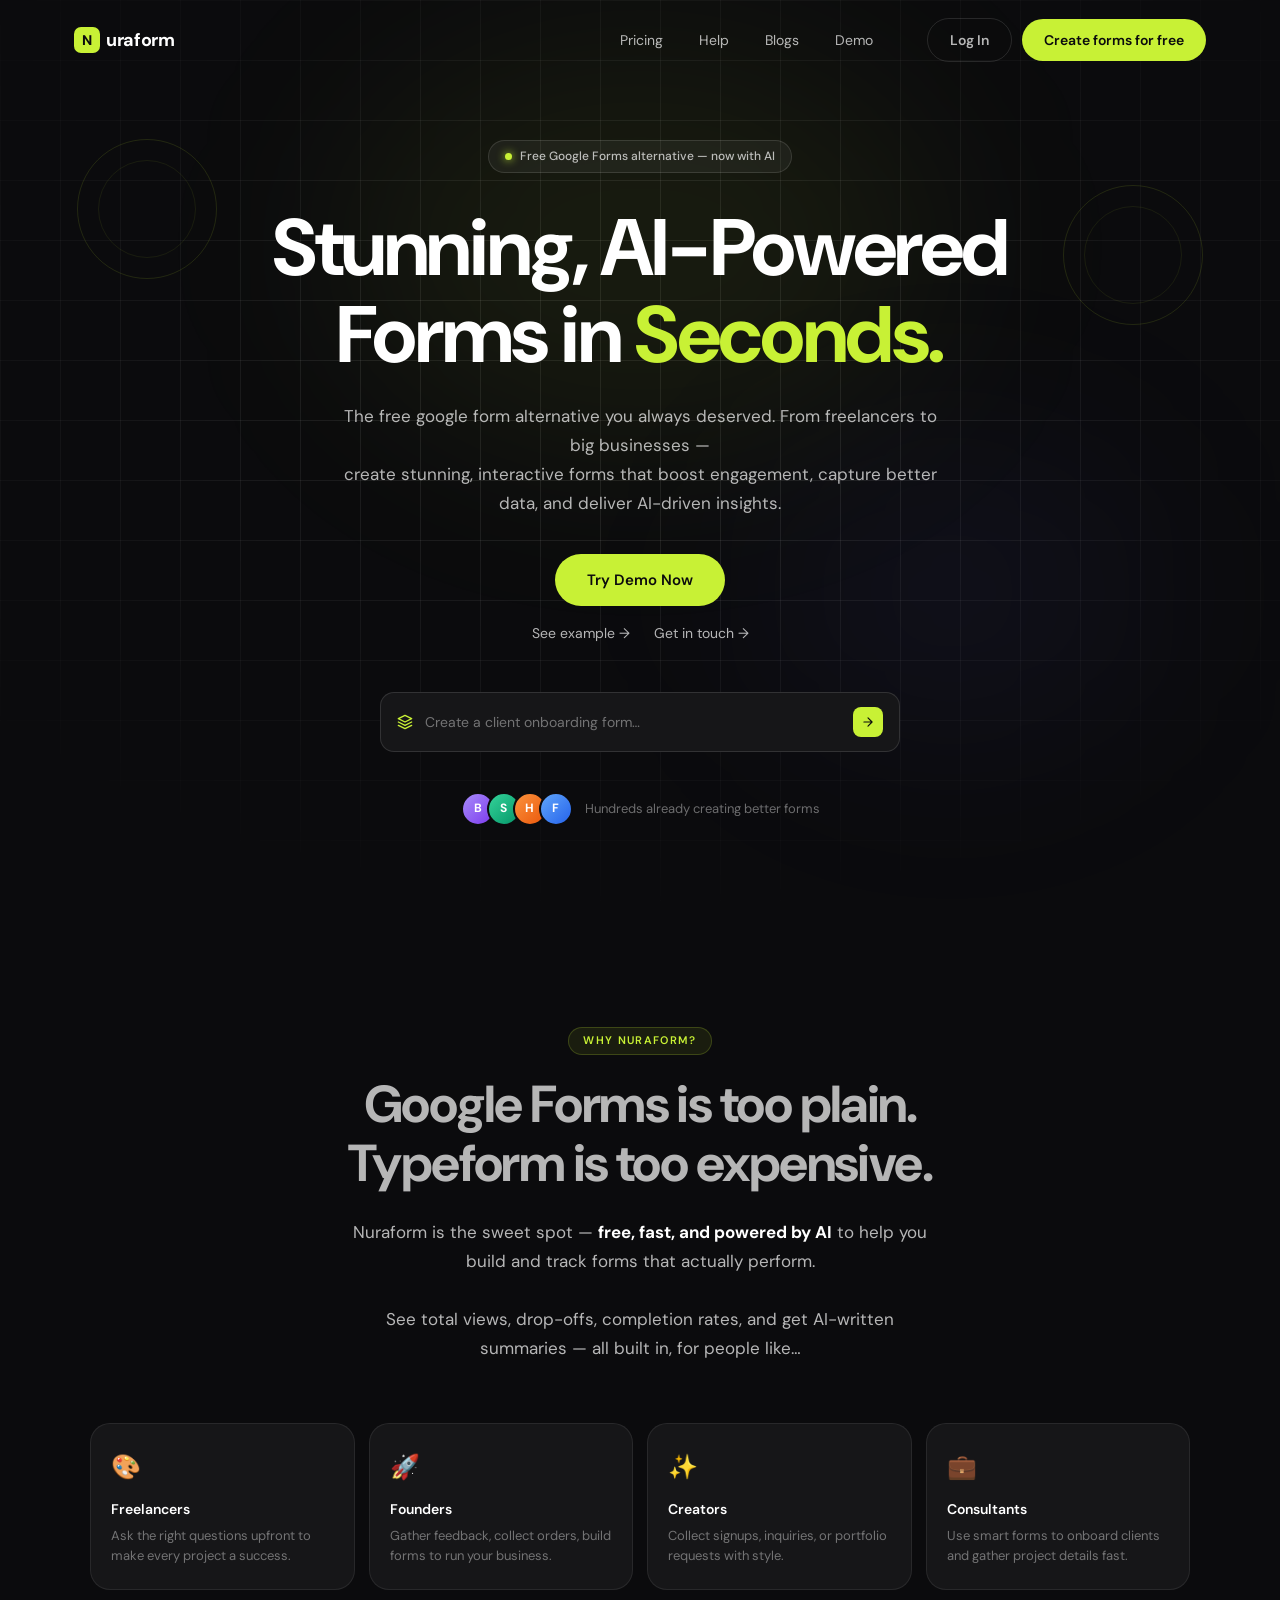
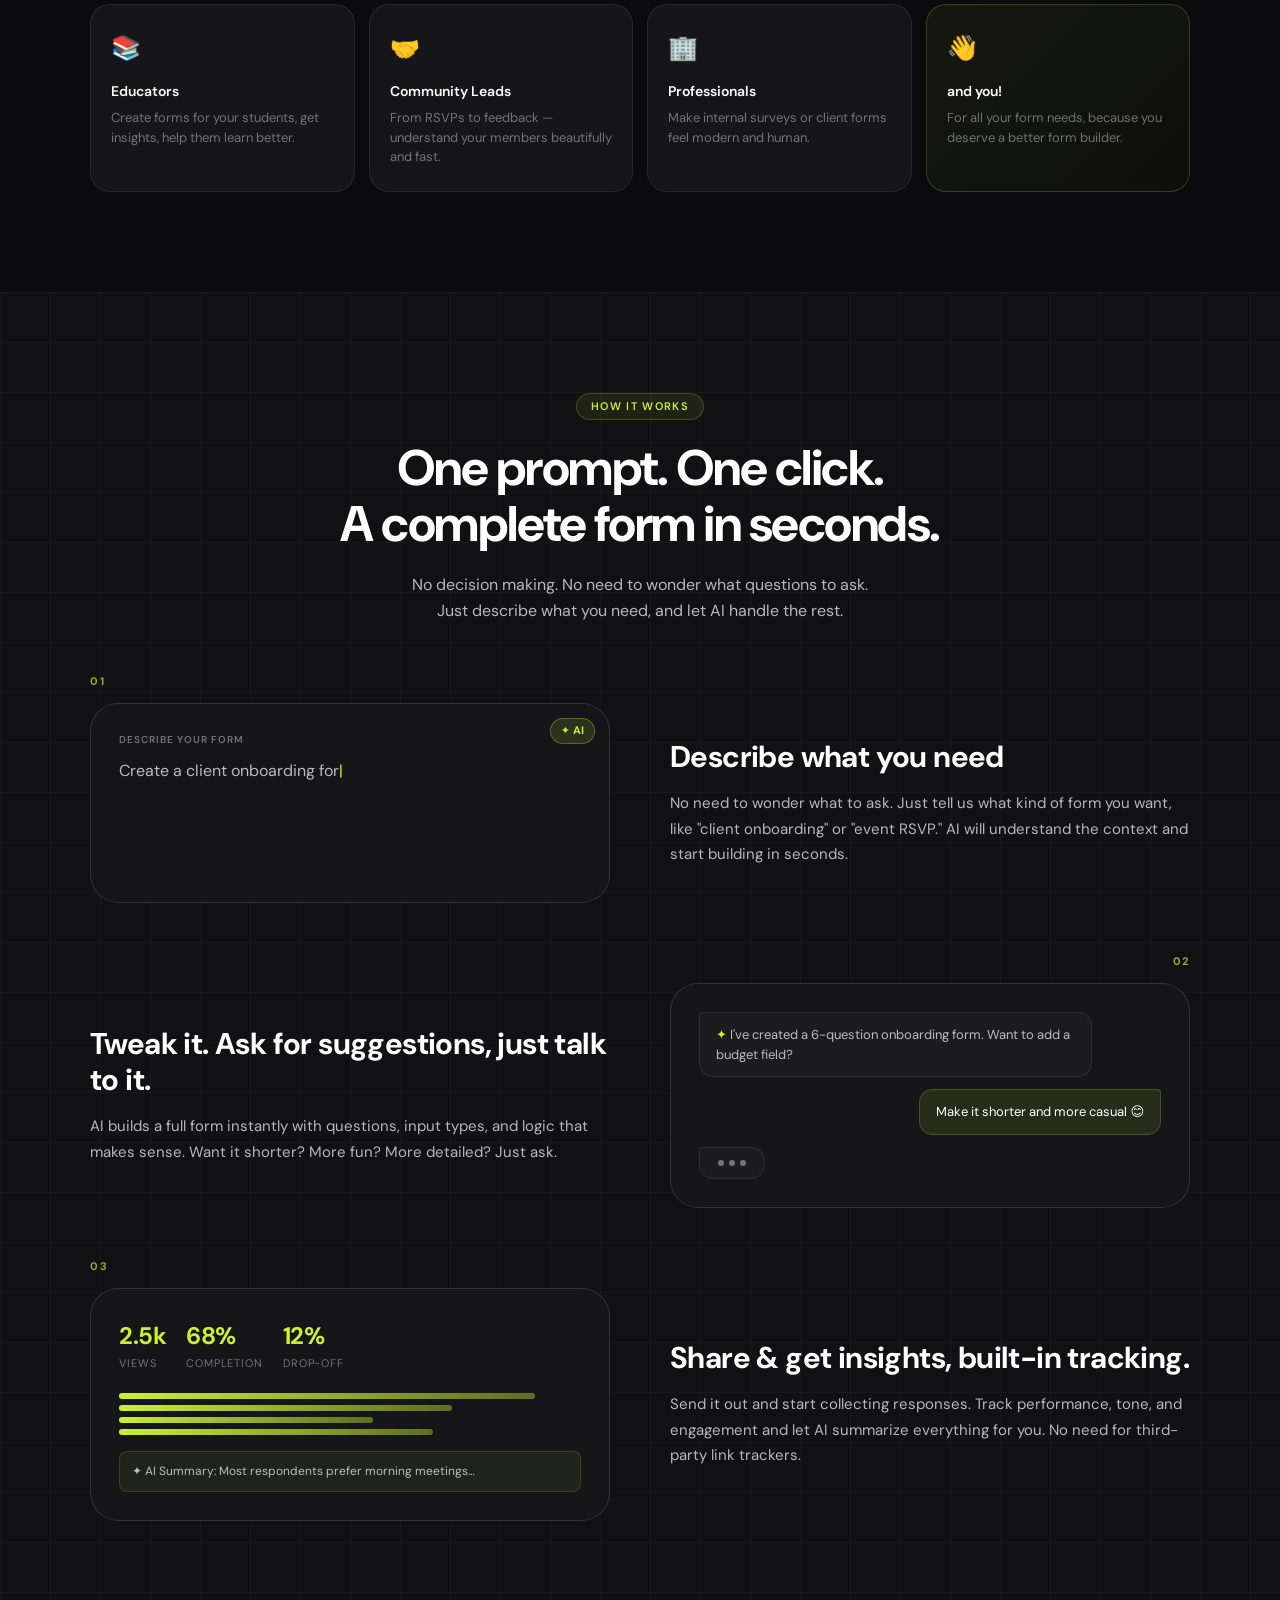
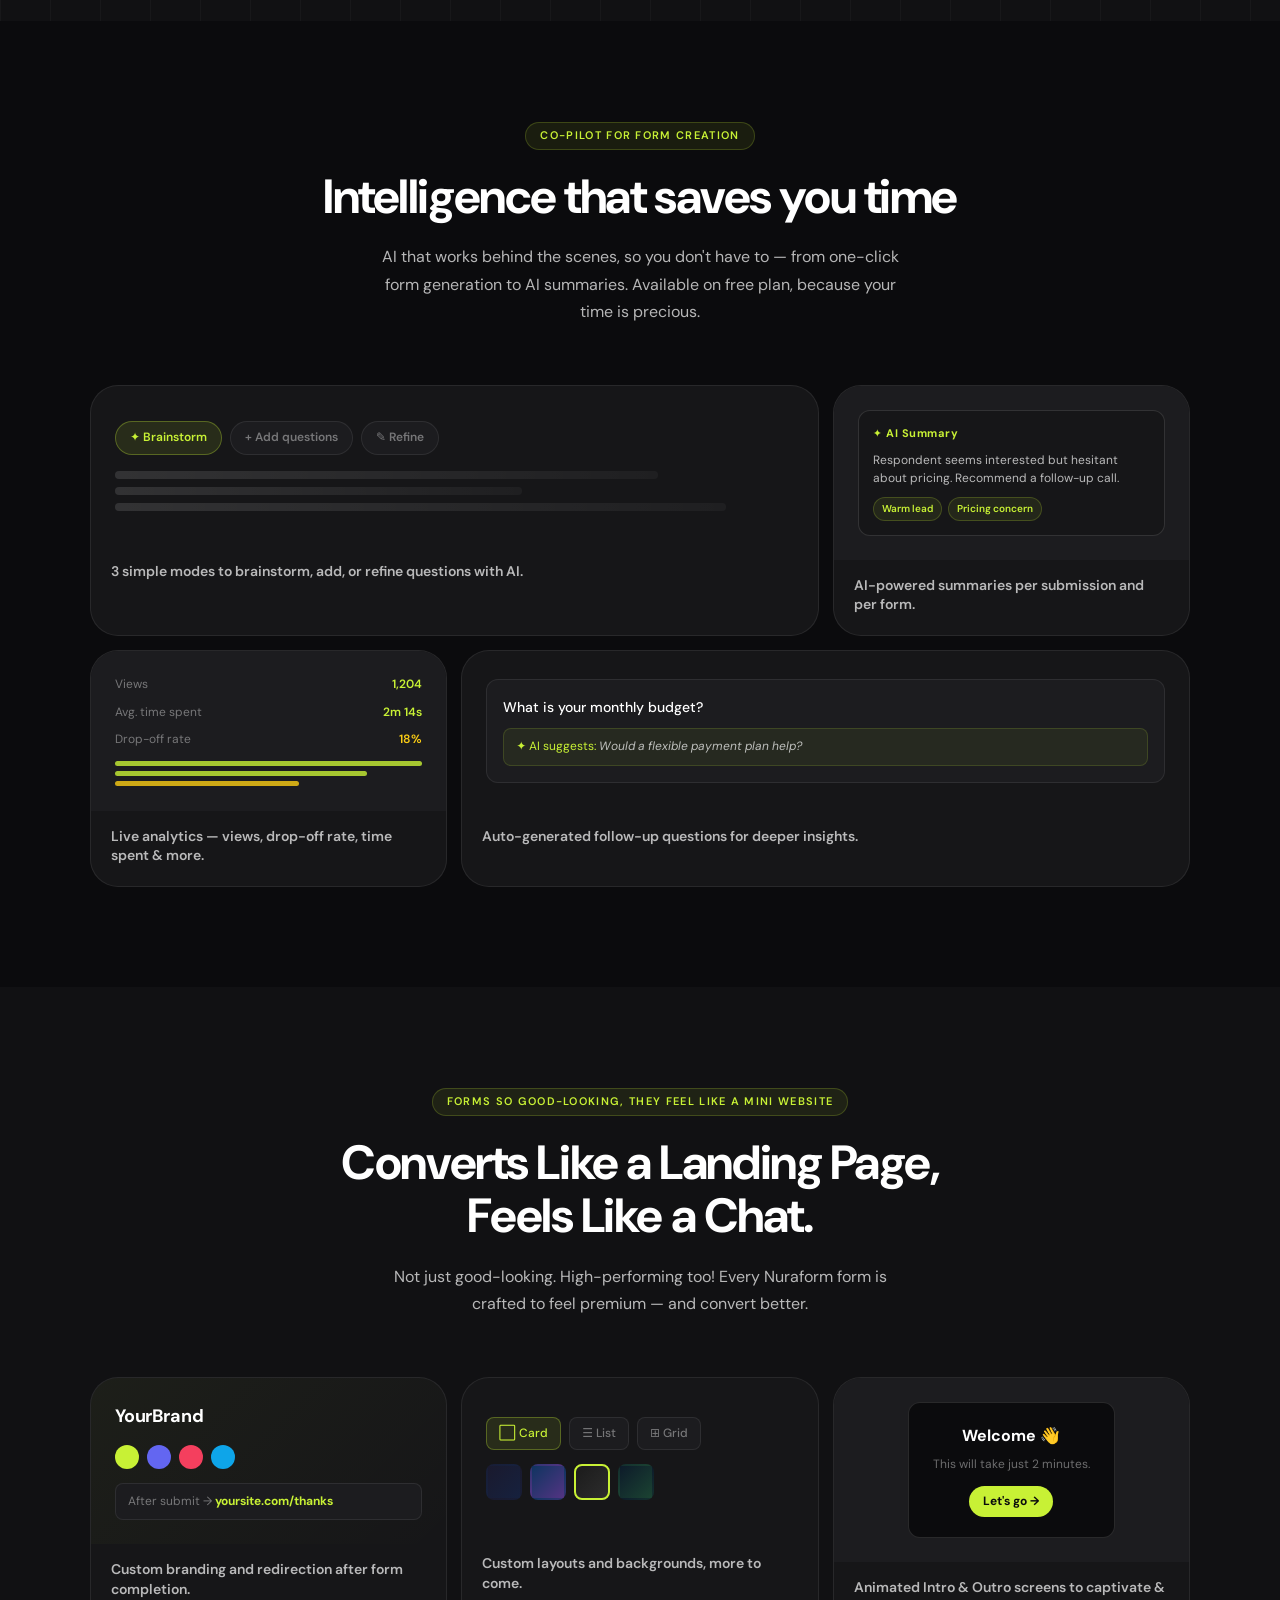
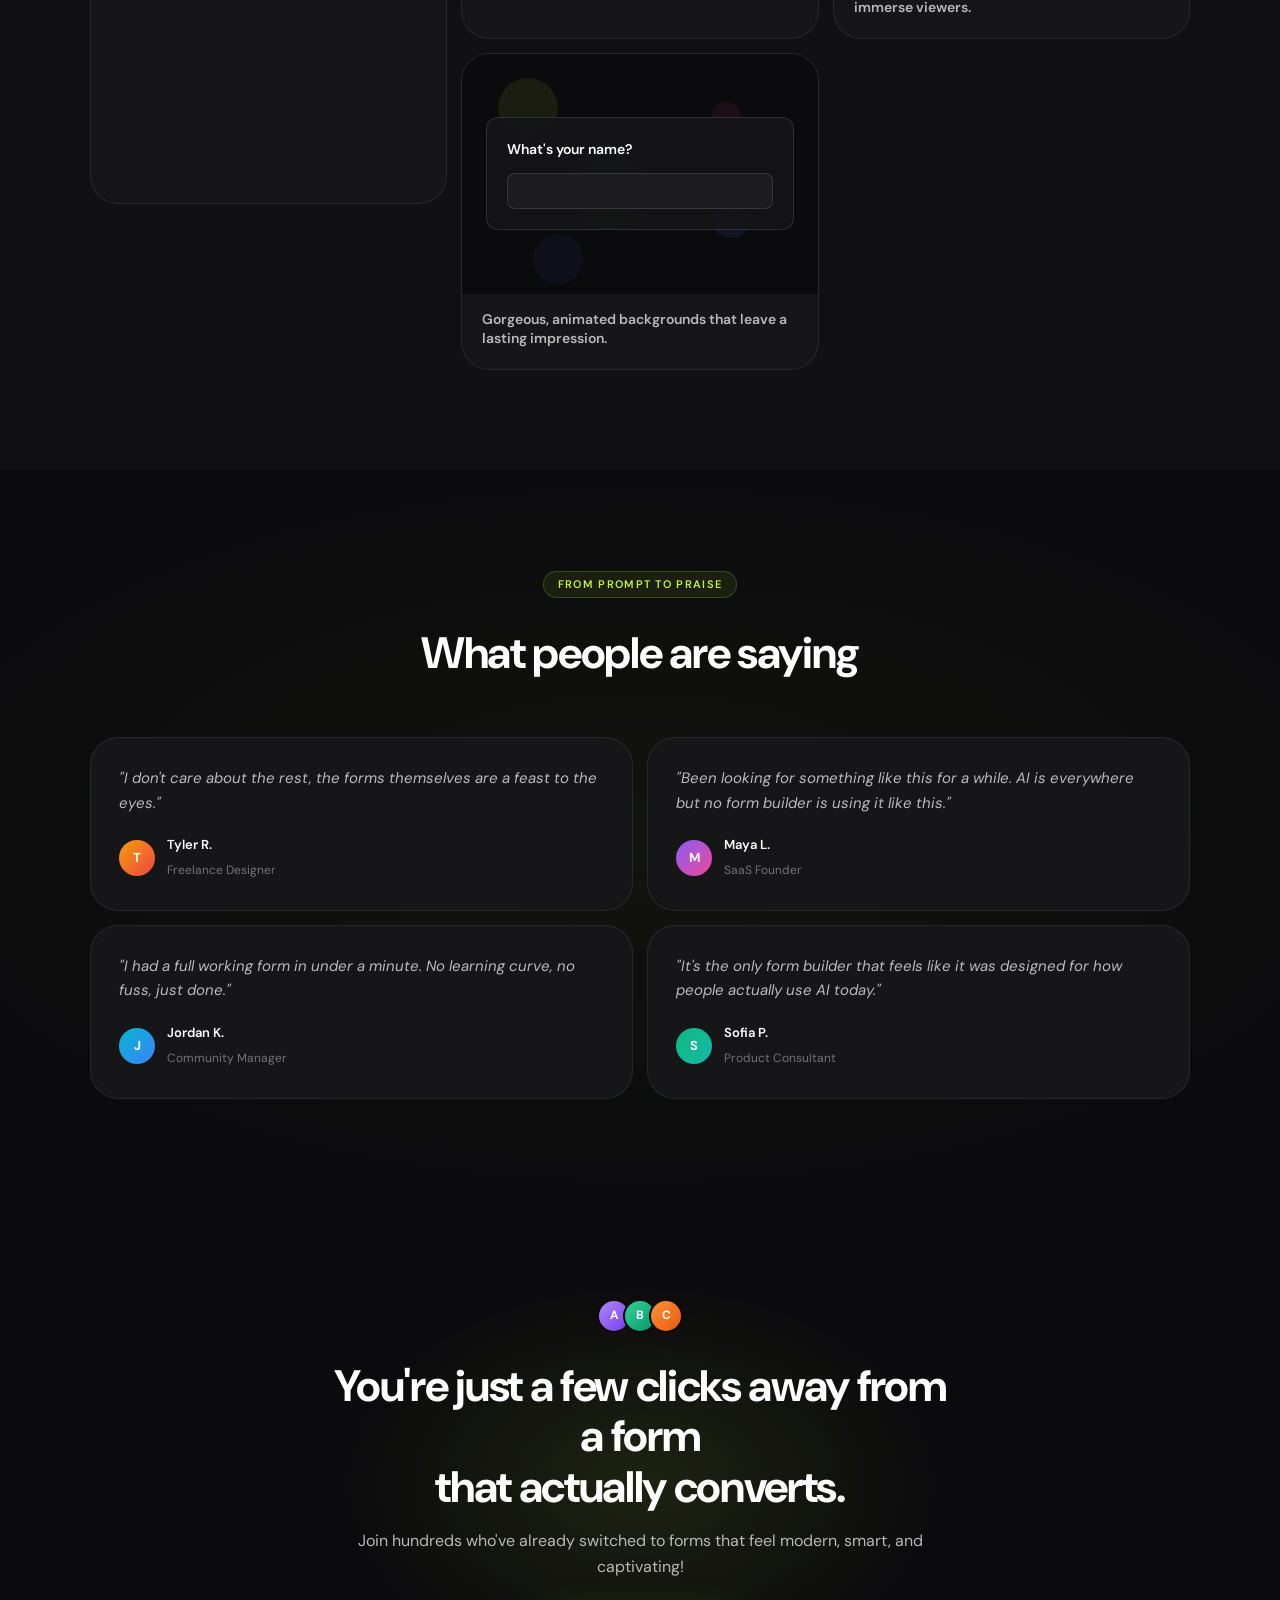
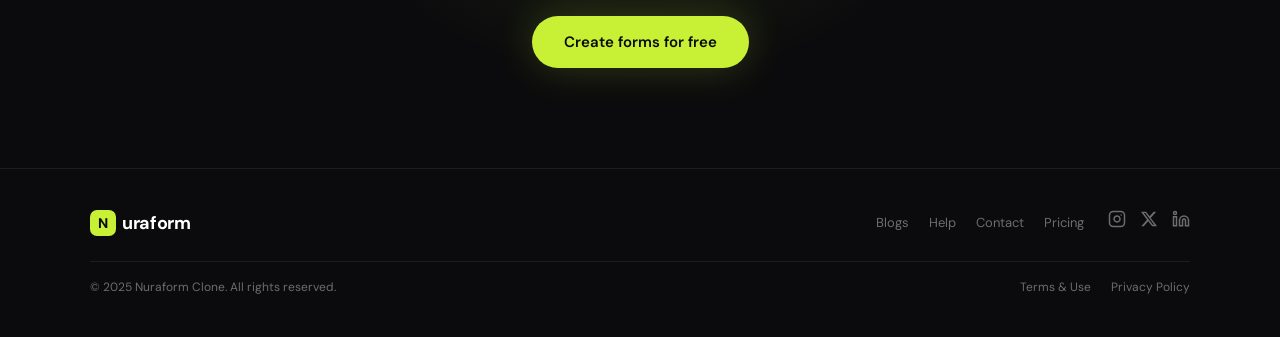
<file: index.html>
<!DOCTYPE html>
<html lang="en">
<head>
  <meta charset="UTF-8" />
  <meta name="viewport" content="width=device-width, initial-scale=1.0" />
  <title>Stunning, AI-Powered Forms in Seconds — Nuraform Clone</title>
  <link rel="stylesheet" href="styles.css" />
  <link rel="preconnect" href="https://fonts.googleapis.com" />
  <link rel="preconnect" href="https://fonts.gstatic.com" crossorigin />
  <link href="https://fonts.googleapis.com/css2?family=Inter:wght@300;400;500;600;700&family=DM+Sans:ital,opsz,wght@0,9..40,300;0,9..40,400;0,9..40,500;0,9..40,600;0,9..40,700;1,9..40,300&display=swap" rel="stylesheet" />
</head>
<body>

  <!-- NAV -->
  <nav class="nav" id="nav">
    <div class="nav__inner">
      <a href="#" class="nav__logo">
        <span class="logo-mark">N</span>
        <span class="logo-word">uraform</span>
      </a>
      <ul class="nav__links">
        <li><a href="#">Pricing</a></li>
        <li><a href="#">Help</a></li>
        <li><a href="#">Blogs</a></li>
        <li><a href="#">Demo</a></li>
      </ul>
      <div class="nav__cta">
        <a href="#" class="btn btn--ghost">Log In</a>
        <a href="#" class="btn btn--primary">Create forms for free</a>
      </div>
      <button class="nav__burger" id="burger" aria-label="Menu">
        <span></span><span></span><span></span>
      </button>
    </div>
    <!-- Mobile menu -->
    <div class="nav__mobile" id="mobile-menu">
      <ul>
        <li><a href="#">Pricing</a></li>
        <li><a href="#">Help</a></li>
        <li><a href="#">Blogs</a></li>
        <li><a href="#">Demo</a></li>
        <li><a href="#" class="btn btn--primary">Create forms for free</a></li>
      </ul>
    </div>
  </nav>

  <!-- HERO -->
  <section class="hero">
    <div class="hero__bg-grid"></div>
    <div class="hero__glow hero__glow--1"></div>
    <div class="hero__glow hero__glow--2"></div>

    <div class="hero__badge" data-animate="fade-up">
      <span class="badge-dot"></span>
      Free Google Forms alternative — now with AI
    </div>

    <h1 class="hero__headline" data-animate="fade-up" data-delay="100">
      Stunning, AI-Powered<br />Forms in <em>Seconds.</em>
    </h1>

    <p class="hero__sub" data-animate="fade-up" data-delay="200">
      The free google form alternative you always deserved. From freelancers to big businesses —<br class="br-desktop" />
      create stunning, interactive forms that boost engagement, capture better data, and deliver AI-driven insights.
    </p>

    <div class="hero__actions" data-animate="fade-up" data-delay="300">
      <a href="#" class="btn btn--primary btn--lg">Try Demo Now</a>
      <div class="hero__links">
        <a href="#">See example →</a>
        <a href="#">Get in touch →</a>
      </div>
    </div>

    <!-- Prompt bar -->
    <div class="hero__prompt" data-animate="fade-up" data-delay="400">
      <div class="prompt-bar">
        <svg width="16" height="16" viewBox="0 0 24 24" fill="none" class="prompt-icon">
          <path d="M12 2L2 7l10 5 10-5-10-5zM2 17l10 5 10-5M2 12l10 5 10-5" stroke="currentColor" stroke-width="2" stroke-linecap="round" stroke-linejoin="round"/>
        </svg>
        <span class="prompt-placeholder" id="prompt-placeholder">Create a client onboarding form…</span>
        <button class="prompt-btn">
          <svg width="14" height="14" viewBox="0 0 24 24" fill="none">
            <path d="M5 12h14M12 5l7 7-7 7" stroke="currentColor" stroke-width="2" stroke-linecap="round" stroke-linejoin="round"/>
          </svg>
        </button>
      </div>
    </div>

    <!-- Avatar row -->
    <div class="hero__avatars" data-animate="fade-up" data-delay="500">
      <div class="avatar-stack">
        <div class="avatar" style="background: linear-gradient(135deg,#a78bfa,#7c3aed)">B</div>
        <div class="avatar" style="background: linear-gradient(135deg,#34d399,#059669)">S</div>
        <div class="avatar" style="background: linear-gradient(135deg,#fb923c,#ea580c)">H</div>
        <div class="avatar" style="background: linear-gradient(135deg,#60a5fa,#2563eb)">F</div>
      </div>
      <span class="hero__avatars-text">Hundreds already creating better forms</span>
    </div>

    <!-- Decorative motifs -->
    <div class="motif motif--tl"></div>
    <div class="motif motif--tr"></div>
  </section>

  <!-- INTRO / COMPARISON -->
  <section class="intro">
    <div class="intro__inner">
      <div class="intro__tag" data-animate="fade-up">Why Nuraform?</div>
      <h2 class="intro__headline" data-animate="fade-up" data-delay="100">
        Google Forms is too plain.<br />
        Typeform is too expensive.
      </h2>
      <p class="intro__body" data-animate="fade-up" data-delay="200">
        Nuraform is the sweet spot — <strong>free, fast, and powered by AI</strong> to help you build and track forms that actually perform.<br /><br />
        See total views, drop-offs, completion rates, and get AI-written summaries — all built in, for people like…
      </p>

      <!-- Audience cards -->
      <div class="audience-grid" data-animate="fade-up" data-delay="300">
        <div class="audience-card">
          <div class="audience-card__icon">🎨</div>
          <h4>Freelancers</h4>
          <p>Ask the right questions upfront to make every project a success.</p>
        </div>
        <div class="audience-card">
          <div class="audience-card__icon">🚀</div>
          <h4>Founders</h4>
          <p>Gather feedback, collect orders, build forms to run your business.</p>
        </div>
        <div class="audience-card">
          <div class="audience-card__icon">✨</div>
          <h4>Creators</h4>
          <p>Collect signups, inquiries, or portfolio requests with style.</p>
        </div>
        <div class="audience-card">
          <div class="audience-card__icon">💼</div>
          <h4>Consultants</h4>
          <p>Use smart forms to onboard clients and gather project details fast.</p>
        </div>
        <div class="audience-card">
          <div class="audience-card__icon">📚</div>
          <h4>Educators</h4>
          <p>Create forms for your students, get insights, help them learn better.</p>
        </div>
        <div class="audience-card">
          <div class="audience-card__icon">🤝</div>
          <h4>Community Leads</h4>
          <p>From RSVPs to feedback — understand your members beautifully and fast.</p>
        </div>
        <div class="audience-card">
          <div class="audience-card__icon">🏢</div>
          <h4>Professionals</h4>
          <p>Make internal surveys or client forms feel modern and human.</p>
        </div>
        <div class="audience-card audience-card--you">
          <div class="audience-card__icon">👋</div>
          <h4>and you!</h4>
          <p>For all your form needs, because you deserve a better form builder.</p>
        </div>
      </div>
    </div>
  </section>

  <!-- HOW IT WORKS -->
  <section class="how">
    <div class="how__inner">
      <div class="how__tag" data-animate="fade-up">How it works</div>
      <h2 class="how__headline" data-animate="fade-up" data-delay="100">
        One prompt. One click.<br />A complete form in seconds.
      </h2>
      <p class="how__sub" data-animate="fade-up" data-delay="200">
        No decision making. No need to wonder what questions to ask. Just describe what you need, and let AI handle the rest.
      </p>

      <div class="steps">

        <div class="step" data-animate="fade-up" data-delay="100">
          <div class="step__num">01</div>
          <div class="step__visual">
            <div class="step__screen">
              <div class="screen-prompt">
                <span class="screen-label">Describe your form</span>
                <div class="screen-input">
                  <span id="typewriter"></span><span class="cursor">|</span>
                </div>
              </div>
              <div class="screen-ai-badge">✦ AI</div>
            </div>
          </div>
          <div class="step__content">
            <h3>Describe what you need</h3>
            <p>No need to wonder what to ask. Just tell us what kind of form you want, like "client onboarding" or "event RSVP." AI will understand the context and start building in seconds.</p>
          </div>
        </div>

        <div class="step step--reverse" data-animate="fade-up" data-delay="100">
          <div class="step__num">02</div>
          <div class="step__visual">
            <div class="step__screen step__screen--chat">
              <div class="chat-bubble chat-bubble--ai">
                <span>✦</span> I've created a 6-question onboarding form. Want to add a budget field?
              </div>
              <div class="chat-bubble chat-bubble--user">
                Make it shorter and more casual 😊
              </div>
              <div class="chat-bubble chat-bubble--ai typing">
                <span class="dot"></span><span class="dot"></span><span class="dot"></span>
              </div>
            </div>
          </div>
          <div class="step__content">
            <h3>Tweak it. Ask for suggestions, just talk to it.</h3>
            <p>AI builds a full form instantly with questions, input types, and logic that makes sense. Want it shorter? More fun? More detailed? Just ask.</p>
          </div>
        </div>

        <div class="step" data-animate="fade-up" data-delay="100">
          <div class="step__num">03</div>
          <div class="step__visual">
            <div class="step__screen step__screen--analytics">
              <div class="analytics-row">
                <div class="analytics-stat">
                  <span class="analytics-val">2,481</span>
                  <span class="analytics-lbl">Views</span>
                </div>
                <div class="analytics-stat">
                  <span class="analytics-val">68%</span>
                  <span class="analytics-lbl">Completion</span>
                </div>
                <div class="analytics-stat">
                  <span class="analytics-val">12%</span>
                  <span class="analytics-lbl">Drop-off</span>
                </div>
              </div>
              <div class="analytics-bar-wrap">
                <div class="analytics-bar" style="--w:90%"></div>
                <div class="analytics-bar" style="--w:72%"></div>
                <div class="analytics-bar" style="--w:55%"></div>
                <div class="analytics-bar" style="--w:68%"></div>
              </div>
              <div class="analytics-ai-summary">✦ AI Summary: Most respondents prefer morning meetings…</div>
            </div>
          </div>
          <div class="step__content">
            <h3>Share &amp; get insights, built-in tracking.</h3>
            <p>Send it out and start collecting responses. Track performance, tone, and engagement and let AI summarize everything for you. No need for third-party link trackers.</p>
          </div>
        </div>

      </div>
    </div>
  </section>

  <!-- FEATURES: AI -->
  <section class="features features--ai">
    <div class="features__inner">
      <div class="features__tag" data-animate="fade-up">Co-pilot for form creation</div>
      <h2 class="features__headline" data-animate="fade-up" data-delay="100">
        Intelligence that saves you time
      </h2>
      <p class="features__sub" data-animate="fade-up" data-delay="200">
        AI that works behind the scenes, so you don't have to — from one-click form generation to AI summaries. Available on free plan, because your time is precious.
      </p>

      <div class="feat-grid">
        <div class="feat-card feat-card--wide" data-animate="fade-up">
          <div class="feat-card__body">
            <div class="feat-ai-demo">
              <div class="feat-ai-btn active">✦ Brainstorm</div>
              <div class="feat-ai-btn">+ Add questions</div>
              <div class="feat-ai-btn">✎ Refine</div>
            </div>
            <div class="feat-ai-output">
              <div class="feat-ai-line" style="--w:80%"></div>
              <div class="feat-ai-line" style="--w:60%"></div>
              <div class="feat-ai-line" style="--w:90%"></div>
            </div>
          </div>
          <h4>3 simple modes to brainstorm, add, or refine questions with AI.</h4>
        </div>

        <div class="feat-card" data-animate="fade-up" data-delay="100">
          <div class="feat-card__body feat-card__body--dark">
            <div class="submission-card">
              <div class="submission-title">✦ AI Summary</div>
              <div class="submission-text">Respondent seems interested but hesitant about pricing. Recommend a follow-up call.</div>
              <div class="submission-tags">
                <span>Warm lead</span>
                <span>Pricing concern</span>
              </div>
            </div>
          </div>
          <h4>AI-powered summaries per submission and per form.</h4>
        </div>

        <div class="feat-card" data-animate="fade-up" data-delay="200">
          <div class="feat-card__body feat-card__body--dark">
            <div class="analytics-mini">
              <div class="analytics-mini-row">
                <span>Views</span>
                <span class="green">1,204</span>
              </div>
              <div class="analytics-mini-row">
                <span>Avg. time spent</span>
                <span class="green">2m 14s</span>
              </div>
              <div class="analytics-mini-row">
                <span>Drop-off rate</span>
                <span class="yellow">18%</span>
              </div>
              <div class="analytics-mini-bar-wrap">
                <div class="analytics-mini-bar" style="--w:100%;--c:#c8f135"></div>
                <div class="analytics-mini-bar" style="--w:82%;--c:#c8f135"></div>
                <div class="analytics-mini-bar" style="--w:60%;--c:#facc15"></div>
              </div>
            </div>
          </div>
          <h4>Live analytics — views, drop-off rate, time spent &amp; more.</h4>
        </div>

        <div class="feat-card feat-card--wide" data-animate="fade-up" data-delay="100">
          <div class="feat-card__body">
            <div class="followup-demo">
              <div class="followup-q">What is your monthly budget?</div>
              <div class="followup-ai">✦ AI suggests: <em>Would a flexible payment plan help?</em></div>
            </div>
          </div>
          <h4>Auto-generated follow-up questions for deeper insights.</h4>
        </div>
      </div>
    </div>
  </section>

  <!-- FEATURES: DESIGN -->
  <section class="features features--design">
    <div class="features__inner">
      <div class="features__tag" data-animate="fade-up">Forms so good-looking, they feel like a mini website</div>
      <h2 class="features__headline" data-animate="fade-up" data-delay="100">
        Converts Like a Landing Page,<br />Feels Like a Chat.
      </h2>
      <p class="features__sub" data-animate="fade-up" data-delay="200">
        Not just good-looking. High-performing too! Every Nuraform form is crafted to feel premium — and convert better.
      </p>

      <div class="feat-grid feat-grid--design">

        <div class="feat-card feat-card--tall" data-animate="fade-up">
          <div class="feat-card__body feat-card__body--brand">
            <div class="brand-demo">
              <div class="brand-logo">YourBrand</div>
              <div class="brand-colors">
                <span style="background:#c8f135"></span>
                <span style="background:#6366f1"></span>
                <span style="background:#f43f5e"></span>
                <span style="background:#0ea5e9"></span>
              </div>
              <div class="brand-redirect">After submit → <strong>yoursite.com/thanks</strong></div>
            </div>
          </div>
          <h4>Custom branding and redirection after form completion.</h4>
        </div>

        <div class="feat-card" data-animate="fade-up" data-delay="100">
          <div class="feat-card__body">
            <div class="layouts-demo">
              <div class="layout-opt active">⬜ Card</div>
              <div class="layout-opt">☰ List</div>
              <div class="layout-opt">⊞ Grid</div>
            </div>
            <div class="bg-demo">
              <div class="bg-opt" style="background: linear-gradient(135deg,#1a1a2e,#16213e)"></div>
              <div class="bg-opt" style="background: linear-gradient(135deg,#0f3460,#533483)"></div>
              <div class="bg-opt active" style="background: linear-gradient(135deg,#1b1b1b,#2d2d2d)"></div>
              <div class="bg-opt" style="background: linear-gradient(135deg,#0d1b2a,#1b4332)"></div>
            </div>
          </div>
          <h4>Custom layouts and backgrounds, more to come.</h4>
        </div>

        <div class="feat-card" data-animate="fade-up" data-delay="200">
          <div class="feat-card__body feat-card__body--intro">
            <div class="intro-demo">
              <div class="intro-screen">
                <div class="intro-title">Welcome 👋</div>
                <div class="intro-sub">This will take just 2 minutes.</div>
                <div class="intro-cta">Let's go →</div>
              </div>
            </div>
          </div>
          <h4>Animated Intro &amp; Outro screens to captivate &amp; immerse viewers.</h4>
        </div>

        <div class="feat-card feat-card--tall" data-animate="fade-up" data-delay="100">
          <div class="feat-card__body feat-card__body--anim">
            <div class="anim-bg">
              <div class="anim-particle p1"></div>
              <div class="anim-particle p2"></div>
              <div class="anim-particle p3"></div>
              <div class="anim-particle p4"></div>
              <div class="anim-particle p5"></div>
            </div>
            <div class="anim-form-preview">
              <div class="anim-q">What's your name?</div>
              <div class="anim-input"></div>
            </div>
          </div>
          <h4>Gorgeous, animated backgrounds that leave a lasting impression.</h4>
        </div>

      </div>
    </div>
  </section>

  <!-- TESTIMONIALS -->
  <section class="testimonials">
    <div class="testimonials__inner">
      <div class="test-eyebrow" data-animate="fade-up">From Prompt to Praise</div>
      <h2 data-animate="fade-up" data-delay="100">What people are saying</h2>

      <div class="test-grid">
        <div class="test-card" data-animate="fade-up" data-delay="0">
          <p>"I don't care about the rest, the forms themselves are a feast to the eyes."</p>
          <div class="test-author">
            <div class="test-avatar" style="background:linear-gradient(135deg,#f59e0b,#ef4444)">T</div>
            <div>
              <strong>Tyler R.</strong>
              <span>Freelance Designer</span>
            </div>
          </div>
        </div>
        <div class="test-card" data-animate="fade-up" data-delay="100">
          <p>"Been looking for something like this for a while. AI is everywhere but no form builder is using it like this."</p>
          <div class="test-author">
            <div class="test-avatar" style="background:linear-gradient(135deg,#8b5cf6,#ec4899)">M</div>
            <div>
              <strong>Maya L.</strong>
              <span>SaaS Founder</span>
            </div>
          </div>
        </div>
        <div class="test-card" data-animate="fade-up" data-delay="200">
          <p>"I had a full working form in under a minute. No learning curve, no fuss, just done."</p>
          <div class="test-author">
            <div class="test-avatar" style="background:linear-gradient(135deg,#06b6d4,#3b82f6)">J</div>
            <div>
              <strong>Jordan K.</strong>
              <span>Community Manager</span>
            </div>
          </div>
        </div>
        <div class="test-card" data-animate="fade-up" data-delay="300">
          <p>"It's the only form builder that feels like it was designed for how people actually use AI today."</p>
          <div class="test-author">
            <div class="test-avatar" style="background:linear-gradient(135deg,#10b981,#14b8a6)">S</div>
            <div>
              <strong>Sofia P.</strong>
              <span>Product Consultant</span>
            </div>
          </div>
        </div>
      </div>
    </div>
  </section>

  <!-- CTA FINAL -->
  <section class="cta-final">
    <div class="cta-final__glow"></div>
    <div class="cta-final__inner" data-animate="fade-up">
      <div class="cta-avatar-row">
        <div class="avatar" style="background:linear-gradient(135deg,#a78bfa,#7c3aed)">A</div>
        <div class="avatar" style="background:linear-gradient(135deg,#34d399,#059669)">B</div>
        <div class="avatar" style="background:linear-gradient(135deg,#fb923c,#ea580c)">C</div>
      </div>
      <h2>You're just a few clicks away from a form<br />that actually converts.</h2>
      <p>Join hundreds who've already switched to forms that feel modern, smart, and captivating!</p>
      <a href="#" class="btn btn--primary btn--lg">Create forms for free</a>
    </div>
  </section>

  <!-- FOOTER -->
  <footer class="footer">
    <div class="footer__inner">
      <div class="footer__brand">
        <a href="#" class="nav__logo">
          <span class="logo-mark">N</span>
          <span class="logo-word">uraform</span>
        </a>
      </div>
      <nav class="footer__links">
        <a href="#">Blogs</a>
        <a href="#">Help</a>
        <a href="#">Contact</a>
        <a href="#">Pricing</a>
      </nav>
      <div class="footer__social">
        <a href="#" aria-label="Instagram">
          <svg width="18" height="18" viewBox="0 0 24 24" fill="none"><rect x="2" y="2" width="20" height="20" rx="5" ry="5" stroke="currentColor" stroke-width="2"/><path d="M16 11.37A4 4 0 1 1 12.63 8 4 4 0 0 1 16 11.37z" stroke="currentColor" stroke-width="2"/><line x1="17.5" y1="6.5" x2="17.51" y2="6.5" stroke="currentColor" stroke-width="2" stroke-linecap="round"/></svg>
        </a>
        <a href="#" aria-label="Twitter/X">
          <svg width="18" height="18" viewBox="0 0 24 24" fill="currentColor"><path d="M18.244 2.25h3.308l-7.227 8.26 8.502 11.24H16.17l-5.214-6.817L4.99 21.75H1.68l7.73-8.835L1.254 2.25H8.08l4.713 6.231zm-1.161 17.52h1.833L7.084 4.126H5.117z"/></svg>
        </a>
        <a href="#" aria-label="LinkedIn">
          <svg width="18" height="18" viewBox="0 0 24 24" fill="none"><path d="M16 8a6 6 0 0 1 6 6v7h-4v-7a2 2 0 0 0-2-2 2 2 0 0 0-2 2v7h-4v-7a6 6 0 0 1 6-6z" stroke="currentColor" stroke-width="2"/><rect x="2" y="9" width="4" height="12" stroke="currentColor" stroke-width="2"/><circle cx="4" cy="4" r="2" stroke="currentColor" stroke-width="2"/></svg>
        </a>
      </div>
      <div class="footer__legal">
        <span>© 2025 Nuraform Clone. All rights reserved.</span>
        <a href="#">Terms &amp; Use</a>
        <a href="#">Privacy Policy</a>
      </div>
    </div>
  </footer>

  <script src="main.js"></script>
</body>
</html>
</file>
<file: styles.css>
/* =============================================
   NURAFORM CLONE — styles.css
   ============================================= */

/* RESET & BASE */
*, *::before, *::after { box-sizing: border-box; margin: 0; padding: 0; }

:root {
  --bg:        #0b0b0d;
  --bg-2:      #111113;
  --bg-card:   #161618;
  --bg-card-2: #1c1c1f;
  --border:    rgba(255,255,255,0.08);
  --border-2:  rgba(255,255,255,0.12);
  --accent:    #c8f135;
  --accent-dim:#a8d020;
  --accent-glow: rgba(200,241,53,0.18);
  --white:     #ffffff;
  --white-70:  rgba(255,255,255,0.7);
  --white-40:  rgba(255,255,255,0.4);
  --white-10:  rgba(255,255,255,0.06);
  --font-sans: 'DM Sans', 'Inter', system-ui, sans-serif;
  --r-sm:      8px;
  --r-md:      14px;
  --r-lg:      20px;
  --r-xl:      28px;
}

html { scroll-behavior: smooth; }

body {
  background: var(--bg);
  color: var(--white);
  font-family: var(--font-sans);
  font-size: 16px;
  line-height: 1.6;
  -webkit-font-smoothing: antialiased;
  overflow-x: hidden;
}

a { color: inherit; text-decoration: none; }
ul { list-style: none; }
img { display: block; max-width: 100%; }

/* ---- BUTTONS ---- */
.btn {
  display: inline-flex;
  align-items: center;
  gap: 6px;
  padding: 10px 22px;
  border-radius: 999px;
  font-family: var(--font-sans);
  font-size: 14px;
  font-weight: 600;
  cursor: pointer;
  transition: all 0.22s ease;
  border: none;
  white-space: nowrap;
}
.btn--primary {
  background: var(--accent);
  color: #0b0b0d;
}
.btn--primary:hover { background: #d4f74a; transform: translateY(-1px); box-shadow: 0 4px 20px var(--accent-glow); }
.btn--ghost {
  background: transparent;
  color: var(--white-70);
  border: 1px solid var(--border-2);
}
.btn--ghost:hover { background: var(--white-10); color: var(--white); }
.btn--lg { padding: 14px 32px; font-size: 15px; }

/* ---- SECTION TAGS ---- */
.how__tag, .features__tag, .intro__tag, .test-eyebrow {
  display: inline-block;
  font-size: 11px;
  font-weight: 600;
  letter-spacing: 0.12em;
  text-transform: uppercase;
  color: var(--accent);
  background: rgba(200,241,53,0.08);
  border: 1px solid rgba(200,241,53,0.2);
  border-radius: 999px;
  padding: 4px 14px;
  margin-bottom: 20px;
}

/* =============================================
   NAV
   ============================================= */
.nav {
  position: fixed;
  top: 0; left: 0; right: 0;
  z-index: 100;
  transition: background 0.3s, border-color 0.3s;
}
.nav.scrolled {
  background: rgba(11,11,13,0.88);
  backdrop-filter: blur(16px);
  border-bottom: 1px solid var(--border);
}
.nav__inner {
  max-width: 1180px;
  margin: 0 auto;
  padding: 18px 24px;
  display: flex;
  align-items: center;
  gap: 40px;
}
.nav__logo {
  display: flex;
  align-items: center;
  font-size: 18px;
  font-weight: 700;
  letter-spacing: -0.02em;
}
.logo-mark {
  background: var(--accent);
  color: #0b0b0d;
  width: 26px; height: 26px;
  border-radius: 7px;
  display: inline-flex;
  align-items: center;
  justify-content: center;
  font-size: 14px;
  font-weight: 800;
  margin-right: 6px;
}
.nav__links {
  display: flex;
  gap: 8px;
  margin-left: auto;
}
.nav__links a {
  padding: 6px 14px;
  font-size: 14px;
  color: var(--white-70);
  border-radius: 8px;
  transition: color 0.2s, background 0.2s;
}
.nav__links a:hover { color: var(--white); background: var(--white-10); }
.nav__cta {
  display: flex;
  gap: 10px;
  align-items: center;
}
.nav__burger {
  display: none;
  flex-direction: column;
  gap: 5px;
  background: none;
  border: none;
  cursor: pointer;
  padding: 4px;
  margin-left: auto;
}
.nav__burger span {
  display: block;
  width: 22px; height: 2px;
  background: var(--white);
  border-radius: 2px;
  transition: all 0.25s;
}
.nav__mobile {
  display: none;
  padding: 16px 24px 20px;
  border-top: 1px solid var(--border);
  background: rgba(11,11,13,0.97);
  backdrop-filter: blur(16px);
}
.nav__mobile.open { display: block; }
.nav__mobile ul { display: flex; flex-direction: column; gap: 8px; }
.nav__mobile a {
  display: block;
  padding: 10px 14px;
  color: var(--white-70);
  border-radius: 8px;
  font-size: 15px;
}
.nav__mobile a:hover { color: var(--white); background: var(--white-10); }
.nav__mobile .btn--primary { text-align: center; margin-top: 8px; }

/* =============================================
   HERO
   ============================================= */
.hero {
  position: relative;
  min-height: 100vh;
  display: flex;
  flex-direction: column;
  align-items: center;
  justify-content: center;
  padding: 140px 24px 100px;
  text-align: center;
  overflow: hidden;
}

/* Grid background */
.hero__bg-grid {
  position: absolute;
  inset: 0;
  background-image:
    linear-gradient(var(--border) 1px, transparent 1px),
    linear-gradient(90deg, var(--border) 1px, transparent 1px);
  background-size: 60px 60px;
  mask-image: radial-gradient(ellipse 70% 60% at 50% 40%, black 30%, transparent 100%);
}

/* Glows */
.hero__glow {
  position: absolute;
  border-radius: 50%;
  filter: blur(100px);
  pointer-events: none;
}
.hero__glow--1 {
  width: 600px; height: 400px;
  background: rgba(200,241,53,0.07);
  top: 5%; left: 50%;
  transform: translateX(-50%);
}
.hero__glow--2 {
  width: 400px; height: 300px;
  background: rgba(99,102,241,0.06);
  bottom: 20%; right: 10%;
}

.hero__badge {
  display: inline-flex;
  align-items: center;
  gap: 8px;
  font-size: 12px;
  font-weight: 500;
  color: var(--white-70);
  background: rgba(255,255,255,0.05);
  border: 1px solid var(--border-2);
  border-radius: 999px;
  padding: 6px 16px;
  margin-bottom: 32px;
  position: relative;
  z-index: 2;
}
.badge-dot {
  width: 7px; height: 7px;
  border-radius: 50%;
  background: var(--accent);
  box-shadow: 0 0 8px var(--accent);
  animation: pulse-dot 2s ease-in-out infinite;
}
@keyframes pulse-dot {
  0%,100% { opacity: 1; transform: scale(1); }
  50% { opacity: 0.6; transform: scale(0.8); }
}

.hero__headline {
  font-size: clamp(44px, 7vw, 80px);
  font-weight: 700;
  letter-spacing: -0.03em;
  line-height: 1.08;
  max-width: 780px;
  position: relative;
  z-index: 2;
  margin-bottom: 24px;
}
.hero__headline em {
  font-style: normal;
  color: var(--accent);
}

.hero__sub {
  font-size: clamp(15px, 2vw, 17px);
  color: var(--white-70);
  max-width: 600px;
  line-height: 1.7;
  position: relative;
  z-index: 2;
  margin-bottom: 36px;
}

.hero__actions {
  display: flex;
  flex-direction: column;
  align-items: center;
  gap: 16px;
  position: relative;
  z-index: 2;
  margin-bottom: 48px;
}
.hero__links {
  display: flex;
  gap: 24px;
  font-size: 14px;
  color: var(--white-70);
}
.hero__links a { transition: color 0.2s; }
.hero__links a:hover { color: var(--white); }

/* Prompt bar */
.hero__prompt {
  position: relative;
  z-index: 2;
  width: 100%;
  max-width: 520px;
  margin-bottom: 40px;
}
.prompt-bar {
  display: flex;
  align-items: center;
  gap: 12px;
  background: var(--bg-card);
  border: 1px solid var(--border-2);
  border-radius: 14px;
  padding: 14px 16px;
  transition: border-color 0.2s, box-shadow 0.2s;
}
.prompt-bar:hover, .prompt-bar:focus-within {
  border-color: rgba(200,241,53,0.3);
  box-shadow: 0 0 0 3px rgba(200,241,53,0.06);
}
.prompt-icon { color: var(--accent); flex-shrink: 0; }
.prompt-placeholder {
  flex: 1;
  font-size: 14px;
  color: var(--white-40);
  text-align: left;
  min-height: 20px;
}
.prompt-btn {
  display: flex;
  align-items: center;
  justify-content: center;
  width: 30px; height: 30px;
  border-radius: 8px;
  background: var(--accent);
  border: none;
  cursor: pointer;
  color: #0b0b0d;
  flex-shrink: 0;
  transition: background 0.2s;
}
.prompt-btn:hover { background: #d4f74a; }

/* Avatars */
.hero__avatars {
  display: flex;
  align-items: center;
  gap: 12px;
  position: relative;
  z-index: 2;
}
.avatar-stack {
  display: flex;
}
.avatar {
  width: 34px; height: 34px;
  border-radius: 50%;
  border: 2px solid var(--bg);
  display: flex;
  align-items: center;
  justify-content: center;
  font-size: 12px;
  font-weight: 700;
  color: white;
  margin-left: -8px;
}
.avatar:first-child { margin-left: 0; }
.hero__avatars-text {
  font-size: 13px;
  color: var(--white-40);
}

/* Motifs */
.motif {
  position: absolute;
  width: 140px; height: 140px;
  border-radius: 50%;
  border: 1px solid rgba(200,241,53,0.12);
  pointer-events: none;
}
.motif--tl { top: 15%; left: 6%; }
.motif--tr { top: 20%; right: 6%; }
.motif::after {
  content: '';
  position: absolute;
  inset: 20px;
  border-radius: 50%;
  border: 1px solid rgba(200,241,53,0.08);
}

/* =============================================
   INTRO
   ============================================= */
.intro {
  padding: 100px 24px;
  position: relative;
}
.intro__inner {
  max-width: 1100px;
  margin: 0 auto;
  text-align: center;
}
.intro__headline {
  font-size: clamp(32px, 5vw, 52px);
  font-weight: 700;
  letter-spacing: -0.03em;
  line-height: 1.15;
  margin-bottom: 24px;
  color: var(--white-70);
}
.intro__body {
  font-size: 17px;
  color: var(--white-70);
  max-width: 580px;
  margin: 0 auto 60px;
  line-height: 1.7;
}
.intro__body strong { color: var(--white); }

/* Audience grid */
.audience-grid {
  display: grid;
  grid-template-columns: repeat(4, 1fr);
  gap: 14px;
}
.audience-card {
  background: var(--bg-card);
  border: 1px solid var(--border);
  border-radius: var(--r-lg);
  padding: 24px 20px;
  text-align: left;
  transition: border-color 0.2s, transform 0.2s;
}
.audience-card:hover {
  border-color: var(--border-2);
  transform: translateY(-2px);
}
.audience-card__icon {
  font-size: 24px;
  margin-bottom: 12px;
}
.audience-card h4 {
  font-size: 14px;
  font-weight: 600;
  margin-bottom: 6px;
}
.audience-card p {
  font-size: 13px;
  color: var(--white-40);
  line-height: 1.5;
}
.audience-card--you {
  background: linear-gradient(135deg, rgba(200,241,53,0.06), rgba(200,241,53,0.02));
  border-color: rgba(200,241,53,0.2);
}

/* =============================================
   HOW IT WORKS
   ============================================= */
.how {
  padding: 100px 24px;
  background: var(--bg-2);
  position: relative;
}
.how::before {
  content: '';
  position: absolute;
  inset: 0;
  background-image:
    linear-gradient(var(--border) 1px, transparent 1px),
    linear-gradient(90deg, var(--border) 1px, transparent 1px);
  background-size: 50px 50px;
  opacity: 0.4;
  pointer-events: none;
}
.how__inner {
  max-width: 1100px;
  margin: 0 auto;
  position: relative;
  z-index: 1;
  text-align: center;
}
.how__headline {
  font-size: clamp(30px, 4.5vw, 50px);
  font-weight: 700;
  letter-spacing: -0.03em;
  line-height: 1.12;
  margin-bottom: 20px;
}
.how__sub {
  font-size: 16px;
  color: var(--white-70);
  max-width: 480px;
  margin: 0 auto 80px;
}

/* Steps */
.steps { display: flex; flex-direction: column; gap: 80px; text-align: left; }

.step {
  display: grid;
  grid-template-columns: 1fr 1fr;
  gap: 60px;
  align-items: center;
  position: relative;
}
.step--reverse { direction: rtl; }
.step--reverse > * { direction: ltr; }

.step__num {
  position: absolute;
  top: -30px; left: 0;
  font-size: 11px;
  font-weight: 700;
  letter-spacing: 0.15em;
  color: var(--accent);
  opacity: 0.7;
}
.step--reverse .step__num { left: auto; right: 0; }

.step__content h3 {
  font-size: clamp(22px, 3vw, 30px);
  font-weight: 700;
  letter-spacing: -0.02em;
  margin-bottom: 16px;
  line-height: 1.2;
}
.step__content p {
  font-size: 15px;
  color: var(--white-70);
  line-height: 1.7;
}

/* Step screens */
.step__screen {
  background: var(--bg-card);
  border: 1px solid var(--border-2);
  border-radius: var(--r-xl);
  padding: 28px;
  min-height: 200px;
  position: relative;
}
.screen-prompt { }
.screen-label {
  font-size: 10px;
  font-weight: 600;
  letter-spacing: 0.1em;
  text-transform: uppercase;
  color: var(--white-40);
  display: block;
  margin-bottom: 10px;
}
.screen-input {
  font-size: 16px;
  color: var(--white-70);
  min-height: 24px;
}
.cursor {
  animation: blink 1s step-end infinite;
  color: var(--accent);
}
@keyframes blink { 0%,100% { opacity: 1; } 50% { opacity: 0; } }

.screen-ai-badge {
  position: absolute;
  top: 14px; right: 14px;
  background: rgba(200,241,53,0.12);
  border: 1px solid rgba(200,241,53,0.3);
  color: var(--accent);
  font-size: 11px;
  font-weight: 700;
  padding: 3px 10px;
  border-radius: 999px;
}

/* Chat screen */
.step__screen--chat { display: flex; flex-direction: column; gap: 12px; }
.chat-bubble {
  padding: 12px 16px;
  border-radius: 14px;
  font-size: 13px;
  line-height: 1.5;
  max-width: 85%;
}
.chat-bubble--ai {
  background: var(--bg-card-2);
  border: 1px solid var(--border);
  color: var(--white-70);
  align-self: flex-start;
  border-radius: 4px 14px 14px 14px;
}
.chat-bubble--ai span { color: var(--accent); }
.chat-bubble--user {
  background: rgba(200,241,53,0.1);
  border: 1px solid rgba(200,241,53,0.2);
  color: var(--white);
  align-self: flex-end;
  border-radius: 14px 4px 14px 14px;
}
.chat-bubble.typing {
  display: flex;
  align-items: center;
  gap: 5px;
  padding: 12px 18px;
}
.dot {
  width: 6px; height: 6px;
  border-radius: 50%;
  background: var(--white-40);
  animation: dots 1.2s ease-in-out infinite;
}
.dot:nth-child(2) { animation-delay: 0.2s; }
.dot:nth-child(3) { animation-delay: 0.4s; }
@keyframes dots {
  0%,80%,100% { transform: scale(0.7); opacity: 0.4; }
  40% { transform: scale(1); opacity: 1; }
}

/* Analytics screen */
.step__screen--analytics { }
.analytics-row {
  display: flex;
  gap: 20px;
  margin-bottom: 20px;
}
.analytics-stat { display: flex; flex-direction: column; }
.analytics-val {
  font-size: 24px;
  font-weight: 700;
  letter-spacing: -0.02em;
  color: var(--accent);
}
.analytics-lbl { font-size: 11px; color: var(--white-40); text-transform: uppercase; letter-spacing: 0.08em; }
.analytics-bar-wrap { display: flex; flex-direction: column; gap: 6px; margin-bottom: 16px; }
.analytics-bar {
  height: 6px;
  border-radius: 999px;
  width: var(--w);
  background: linear-gradient(90deg, var(--accent), rgba(200,241,53,0.4));
  transition: width 0.8s ease;
}
.analytics-ai-summary {
  font-size: 12px;
  color: var(--white-70);
  background: rgba(200,241,53,0.06);
  border: 1px solid rgba(200,241,53,0.15);
  border-radius: 8px;
  padding: 10px 12px;
}

/* =============================================
   FEATURES
   ============================================= */
.features {
  padding: 100px 24px;
}
.features--design {
  background: var(--bg-2);
}
.features__inner {
  max-width: 1100px;
  margin: 0 auto;
  text-align: center;
}
.features__headline {
  font-size: clamp(28px, 4vw, 48px);
  font-weight: 700;
  letter-spacing: -0.03em;
  line-height: 1.12;
  margin-bottom: 20px;
}
.features__sub {
  font-size: 16px;
  color: var(--white-70);
  max-width: 520px;
  margin: 0 auto 60px;
  line-height: 1.7;
}

/* Feature grid */
.feat-grid {
  display: grid;
  grid-template-columns: repeat(3, 1fr);
  grid-template-rows: auto auto;
  gap: 14px;
  text-align: left;
}
.feat-grid--design {
  grid-template-columns: repeat(3, 1fr);
}

.feat-card {
  background: var(--bg-card);
  border: 1px solid var(--border);
  border-radius: var(--r-xl);
  overflow: hidden;
  transition: border-color 0.2s, transform 0.22s;
}
.feat-card:hover {
  border-color: var(--border-2);
  transform: translateY(-3px);
}
.feat-card--wide { grid-column: span 2; }
.feat-card--tall { grid-row: span 2; }

.feat-card h4 {
  font-size: 14px;
  font-weight: 600;
  color: var(--white-70);
  padding: 16px 20px 20px;
  line-height: 1.4;
}

.feat-card__body {
  padding: 24px;
  min-height: 160px;
  display: flex;
  flex-direction: column;
  justify-content: center;
}
.feat-card__body--dark {
  background: var(--bg-card-2);
}
.feat-card__body--brand {
  background: linear-gradient(135deg, rgba(200,241,53,0.04), transparent);
}
.feat-card__body--intro {
  background: var(--bg-card-2);
}
.feat-card__body--anim {
  background: var(--bg);
  position: relative;
  overflow: hidden;
  min-height: 240px;
}

/* AI feature demos */
.feat-ai-demo {
  display: flex;
  gap: 8px;
  margin-bottom: 16px;
  flex-wrap: wrap;
}
.feat-ai-btn {
  padding: 6px 14px;
  border-radius: 999px;
  font-size: 12px;
  font-weight: 600;
  background: var(--bg-card-2);
  border: 1px solid var(--border);
  color: var(--white-40);
  cursor: default;
  transition: all 0.2s;
}
.feat-ai-btn.active {
  background: rgba(200,241,53,0.1);
  border-color: rgba(200,241,53,0.3);
  color: var(--accent);
}
.feat-ai-output { display: flex; flex-direction: column; gap: 8px; }
.feat-ai-line {
  height: 8px;
  border-radius: 999px;
  width: var(--w);
  background: linear-gradient(90deg, rgba(255,255,255,0.12), rgba(255,255,255,0.04));
  animation: shimmer 2s ease-in-out infinite alternate;
}
@keyframes shimmer {
  from { opacity: 0.5; }
  to { opacity: 1; }
}

/* Submission card */
.submission-card {
  background: var(--bg-card);
  border: 1px solid var(--border-2);
  border-radius: 12px;
  padding: 14px;
}
.submission-title {
  font-size: 11px;
  font-weight: 700;
  color: var(--accent);
  margin-bottom: 8px;
  letter-spacing: 0.05em;
}
.submission-text {
  font-size: 12px;
  color: var(--white-70);
  margin-bottom: 10px;
  line-height: 1.5;
}
.submission-tags { display: flex; gap: 6px; flex-wrap: wrap; }
.submission-tags span {
  font-size: 10px;
  font-weight: 600;
  padding: 3px 8px;
  border-radius: 999px;
  background: rgba(200,241,53,0.08);
  color: var(--accent);
  border: 1px solid rgba(200,241,53,0.2);
}

/* Analytics mini */
.analytics-mini { width: 100%; }
.analytics-mini-row {
  display: flex;
  justify-content: space-between;
  font-size: 12px;
  color: var(--white-40);
  margin-bottom: 8px;
}
.analytics-mini-row .green { color: var(--accent); font-weight: 600; }
.analytics-mini-row .yellow { color: #facc15; font-weight: 600; }
.analytics-mini-bar-wrap {
  display: flex;
  flex-direction: column;
  gap: 5px;
  margin-top: 12px;
}
.analytics-mini-bar {
  height: 5px;
  border-radius: 999px;
  width: var(--w);
  background: var(--c);
  opacity: 0.8;
}

/* Follow-up demo */
.followup-demo {
  background: var(--bg-card-2);
  border: 1px solid var(--border);
  border-radius: 12px;
  padding: 16px;
}
.followup-q {
  font-size: 14px;
  color: var(--white);
  margin-bottom: 10px;
  font-weight: 500;
}
.followup-ai {
  font-size: 12px;
  color: var(--accent);
  background: rgba(200,241,53,0.06);
  border: 1px solid rgba(200,241,53,0.15);
  border-radius: 8px;
  padding: 8px 12px;
}
.followup-ai em { color: var(--white-70); font-style: italic; }

/* Brand demo */
.brand-demo {
  display: flex;
  flex-direction: column;
  gap: 14px;
}
.brand-logo {
  font-size: 18px;
  font-weight: 700;
  color: var(--white);
  letter-spacing: -0.01em;
}
.brand-colors {
  display: flex;
  gap: 8px;
}
.brand-colors span {
  width: 24px; height: 24px;
  border-radius: 50%;
}
.brand-redirect {
  font-size: 12px;
  color: var(--white-40);
  background: var(--bg-card-2);
  border: 1px solid var(--border);
  border-radius: 8px;
  padding: 8px 12px;
}
.brand-redirect strong { color: var(--accent); }

/* Layouts demo */
.layouts-demo {
  display: flex;
  gap: 8px;
  margin-bottom: 14px;
}
.layout-opt {
  padding: 6px 12px;
  border-radius: 8px;
  font-size: 12px;
  font-weight: 500;
  background: var(--bg-card-2);
  border: 1px solid var(--border);
  color: var(--white-40);
  cursor: default;
}
.layout-opt.active {
  background: rgba(200,241,53,0.1);
  border-color: rgba(200,241,53,0.3);
  color: var(--accent);
}
.bg-demo {
  display: flex;
  gap: 8px;
}
.bg-opt {
  width: 36px; height: 36px;
  border-radius: 8px;
  border: 2px solid transparent;
  cursor: default;
  transition: border-color 0.2s;
}
.bg-opt.active { border-color: var(--accent); }

/* Intro demo */
.intro-demo {
  display: flex;
  align-items: center;
  justify-content: center;
}
.intro-screen {
  background: var(--bg);
  border: 1px solid var(--border-2);
  border-radius: 12px;
  padding: 20px 24px;
  text-align: center;
  animation: pulse-intro 3s ease-in-out infinite;
}
@keyframes pulse-intro {
  0%,100% { opacity: 1; }
  50% { opacity: 0.7; }
}
.intro-title { font-size: 16px; font-weight: 700; margin-bottom: 6px; }
.intro-sub { font-size: 12px; color: var(--white-40); margin-bottom: 12px; }
.intro-cta {
  display: inline-block;
  background: var(--accent);
  color: #0b0b0d;
  font-size: 12px;
  font-weight: 700;
  padding: 6px 14px;
  border-radius: 999px;
}

/* Animated background demo */
.anim-bg {
  position: absolute;
  inset: 0;
}
.anim-particle {
  position: absolute;
  border-radius: 50%;
  animation: float-particle 6s ease-in-out infinite;
}
.p1 { width:60px;height:60px; background:rgba(200,241,53,0.08); top:10%;left:10%; animation-delay:0s; }
.p2 { width:40px;height:40px; background:rgba(99,102,241,0.1); top:60%;left:70%; animation-delay:1s; }
.p3 { width:80px;height:80px; background:rgba(200,241,53,0.05); top:40%;left:30%; animation-delay:2s; }
.p4 { width:30px;height:30px; background:rgba(236,72,153,0.08); top:20%;left:70%; animation-delay:0.5s; }
.p5 { width:50px;height:50px; background:rgba(99,102,241,0.06); top:75%;left:20%; animation-delay:1.5s; }
@keyframes float-particle {
  0%,100% { transform: translate(0,0) scale(1); }
  33% { transform: translate(10px,-15px) scale(1.1); }
  66% { transform: translate(-8px,10px) scale(0.95); }
}

.anim-form-preview {
  position: relative;
  z-index: 2;
  background: rgba(22,22,24,0.85);
  border: 1px solid var(--border-2);
  border-radius: 12px;
  padding: 20px;
  backdrop-filter: blur(8px);
}
.anim-q {
  font-size: 14px;
  font-weight: 600;
  margin-bottom: 12px;
}
.anim-input {
  height: 36px;
  background: var(--bg-card-2);
  border: 1px solid var(--border-2);
  border-radius: 8px;
  position: relative;
  overflow: hidden;
}
.anim-input::after {
  content: '';
  position: absolute;
  top: 0; left: -100%;
  width: 60%;
  height: 100%;
  background: linear-gradient(90deg, transparent, rgba(255,255,255,0.04), transparent);
  animation: scan 2s ease-in-out infinite;
}
@keyframes scan {
  from { left: -60%; }
  to { left: 160%; }
}

/* =============================================
   TESTIMONIALS
   ============================================= */
.testimonials {
  padding: 100px 24px;
  position: relative;
  overflow: hidden;
}
.testimonials::before {
  content: '';
  position: absolute;
  inset: 0;
  background: radial-gradient(ellipse 60% 50% at 50% 50%, rgba(200,241,53,0.04), transparent);
}
.testimonials__inner {
  max-width: 1100px;
  margin: 0 auto;
  text-align: center;
  position: relative;
  z-index: 1;
}
.testimonials__inner h2 {
  font-size: clamp(28px, 4vw, 44px);
  font-weight: 700;
  letter-spacing: -0.03em;
  margin-bottom: 48px;
}

.test-grid {
  display: grid;
  grid-template-columns: repeat(2, 1fr);
  gap: 14px;
}
.test-card {
  background: var(--bg-card);
  border: 1px solid var(--border);
  border-radius: var(--r-xl);
  padding: 28px;
  text-align: left;
  transition: border-color 0.2s, transform 0.22s;
}
.test-card:hover {
  border-color: var(--border-2);
  transform: translateY(-2px);
}
.test-card p {
  font-size: 15px;
  color: var(--white-70);
  line-height: 1.65;
  margin-bottom: 20px;
  font-style: italic;
}
.test-author {
  display: flex;
  align-items: center;
  gap: 12px;
}
.test-avatar {
  width: 36px; height: 36px;
  border-radius: 50%;
  display: flex;
  align-items: center;
  justify-content: center;
  font-size: 13px;
  font-weight: 700;
  color: white;
  flex-shrink: 0;
}
.test-author strong { display: block; font-size: 13px; font-weight: 600; }
.test-author span { font-size: 12px; color: var(--white-40); }

/* =============================================
   CTA FINAL
   ============================================= */
.cta-final {
  padding: 100px 24px;
  position: relative;
  overflow: hidden;
  text-align: center;
}
.cta-final__glow {
  position: absolute;
  top: 50%; left: 50%;
  transform: translate(-50%,-50%);
  width: 600px; height: 400px;
  background: radial-gradient(ellipse, rgba(200,241,53,0.1), transparent 70%);
  pointer-events: none;
}
.cta-final__inner {
  position: relative;
  z-index: 1;
  max-width: 640px;
  margin: 0 auto;
}
.cta-avatar-row {
  display: flex;
  justify-content: center;
  margin-bottom: 28px;
}
.cta-avatar-row .avatar { margin-left: -8px; }
.cta-avatar-row .avatar:first-child { margin-left: 0; }

.cta-final h2 {
  font-size: clamp(28px, 4vw, 44px);
  font-weight: 700;
  letter-spacing: -0.03em;
  line-height: 1.15;
  margin-bottom: 16px;
}
.cta-final p {
  font-size: 16px;
  color: var(--white-70);
  margin-bottom: 36px;
}
.cta-final .btn--primary { box-shadow: 0 0 40px rgba(200,241,53,0.2); }

/* =============================================
   FOOTER
   ============================================= */
.footer {
  border-top: 1px solid var(--border);
  padding: 40px 24px;
}
.footer__inner {
  max-width: 1100px;
  margin: 0 auto;
  display: flex;
  flex-wrap: wrap;
  align-items: center;
  gap: 24px;
}
.footer__brand { margin-right: auto; }
.footer__links {
  display: flex;
  gap: 20px;
}
.footer__links a {
  font-size: 13px;
  color: var(--white-40);
  transition: color 0.2s;
}
.footer__links a:hover { color: var(--white); }
.footer__social {
  display: flex;
  gap: 14px;
}
.footer__social a {
  color: var(--white-40);
  transition: color 0.2s;
}
.footer__social a:hover { color: var(--white); }
.footer__legal {
  width: 100%;
  display: flex;
  align-items: center;
  gap: 20px;
  font-size: 12px;
  color: var(--white-40);
  padding-top: 16px;
  border-top: 1px solid var(--border);
}
.footer__legal a { transition: color 0.2s; }
.footer__legal a:hover { color: var(--white); }
.footer__legal span { margin-right: auto; }

/* =============================================
   ANIMATIONS (scroll-triggered)
   ============================================= */
[data-animate] {
  opacity: 0;
  transform: translateY(24px);
  transition: opacity 0.6s ease, transform 0.6s ease;
}
[data-animate].visible {
  opacity: 1;
  transform: translateY(0);
}
[data-delay="100"] { transition-delay: 0.1s; }
[data-delay="200"] { transition-delay: 0.2s; }
[data-delay="300"] { transition-delay: 0.3s; }
[data-delay="400"] { transition-delay: 0.4s; }
[data-delay="500"] { transition-delay: 0.5s; }

/* =============================================
   RESPONSIVE
   ============================================= */
.br-desktop { display: block; }

@media (max-width: 960px) {
  .audience-grid { grid-template-columns: repeat(2, 1fr); }
  .step { grid-template-columns: 1fr; gap: 32px; }
  .step--reverse { direction: ltr; }
  .feat-grid { grid-template-columns: 1fr 1fr; }
  .feat-card--wide { grid-column: span 2; }
  .feat-card--tall { grid-row: span 1; }
  .test-grid { grid-template-columns: 1fr; }
}

@media (max-width: 768px) {
  .nav__links, .nav__cta { display: none; }
  .nav__burger { display: flex; }
  .audience-grid { grid-template-columns: 1fr 1fr; }
  .feat-grid { grid-template-columns: 1fr; }
  .feat-card--wide { grid-column: span 1; }
  .footer__inner { flex-direction: column; align-items: flex-start; }
  .footer__brand { margin-right: 0; }
  .footer__legal { flex-direction: column; align-items: flex-start; gap: 8px; }
  .br-desktop { display: none; }
}

@media (max-width: 480px) {
  .audience-grid { grid-template-columns: 1fr; }
  .hero__headline { font-size: 38px; }
  .hero__links { flex-direction: column; gap: 10px; }
}

/* Reduced motion */
@media (prefers-reduced-motion: reduce) {
  *, *::before, *::after { animation: none !important; transition: none !important; }
  [data-animate] { opacity: 1; transform: none; }
}
</file>
